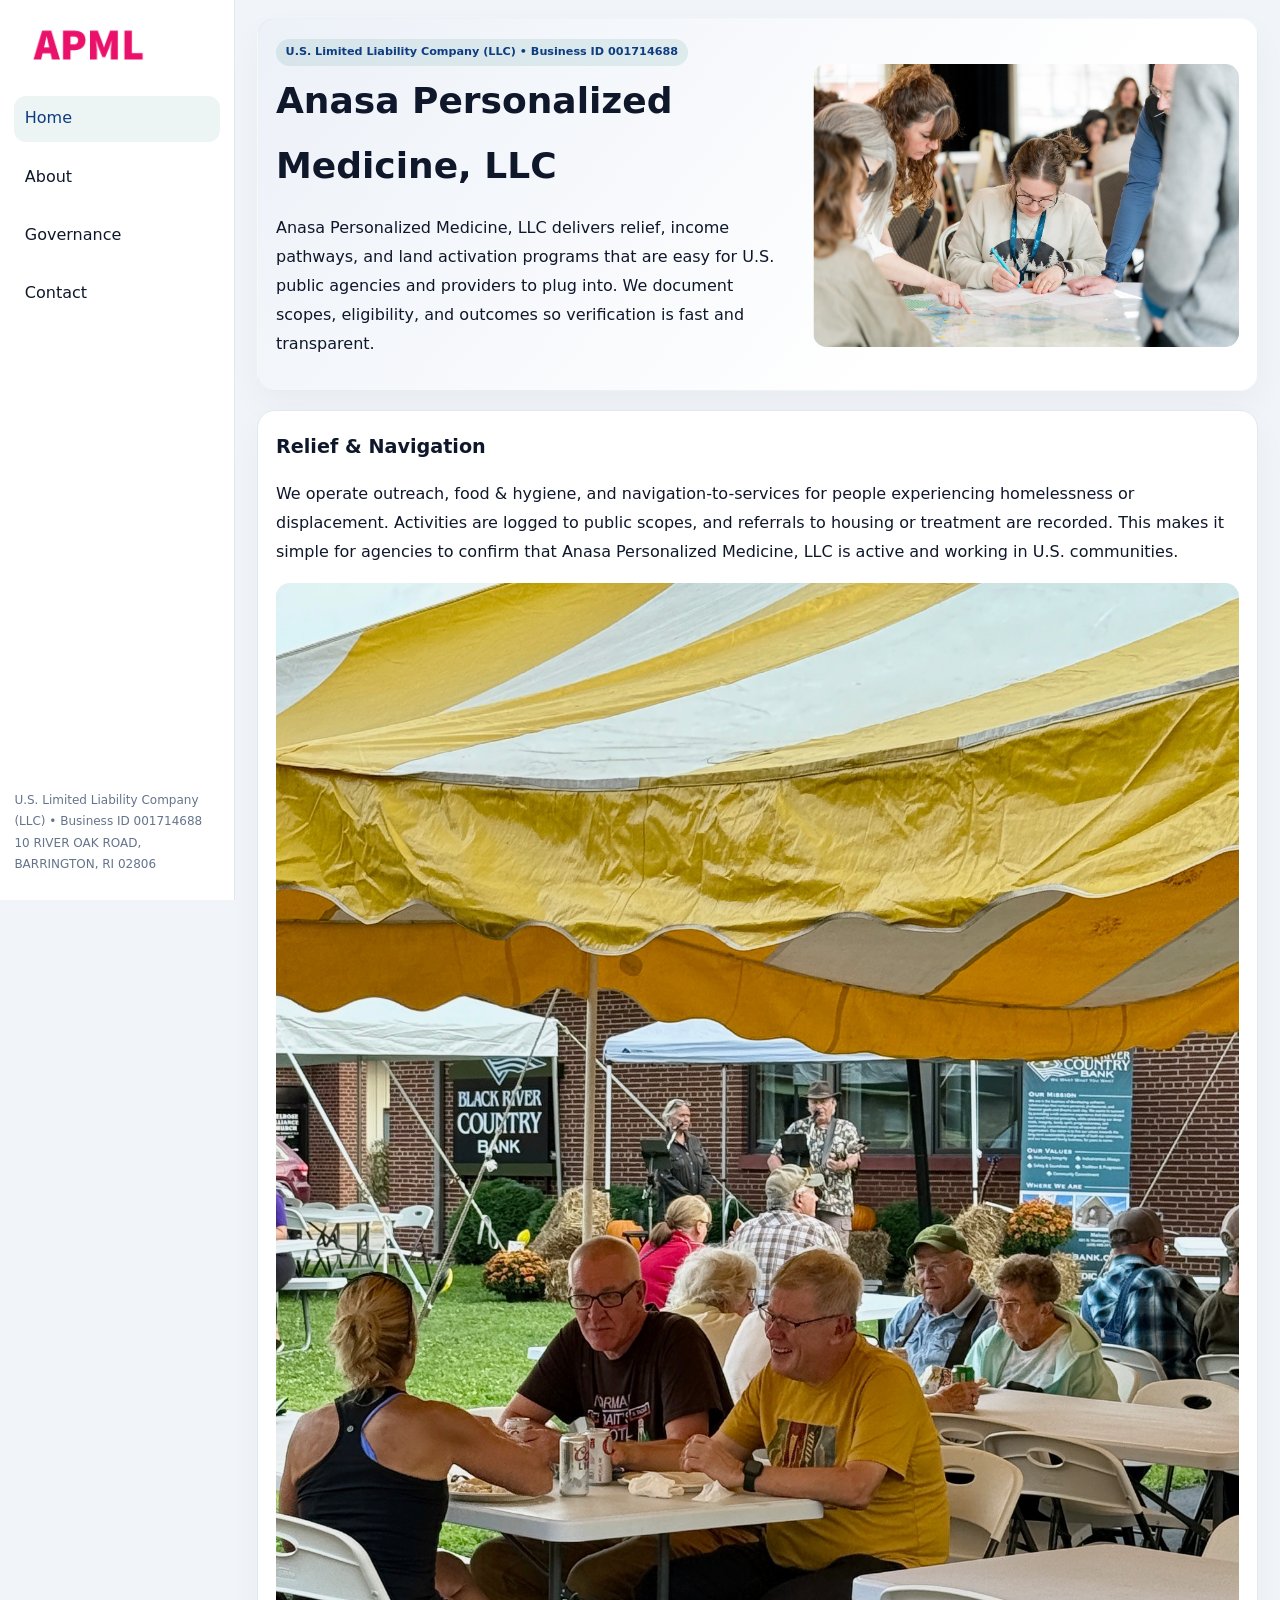
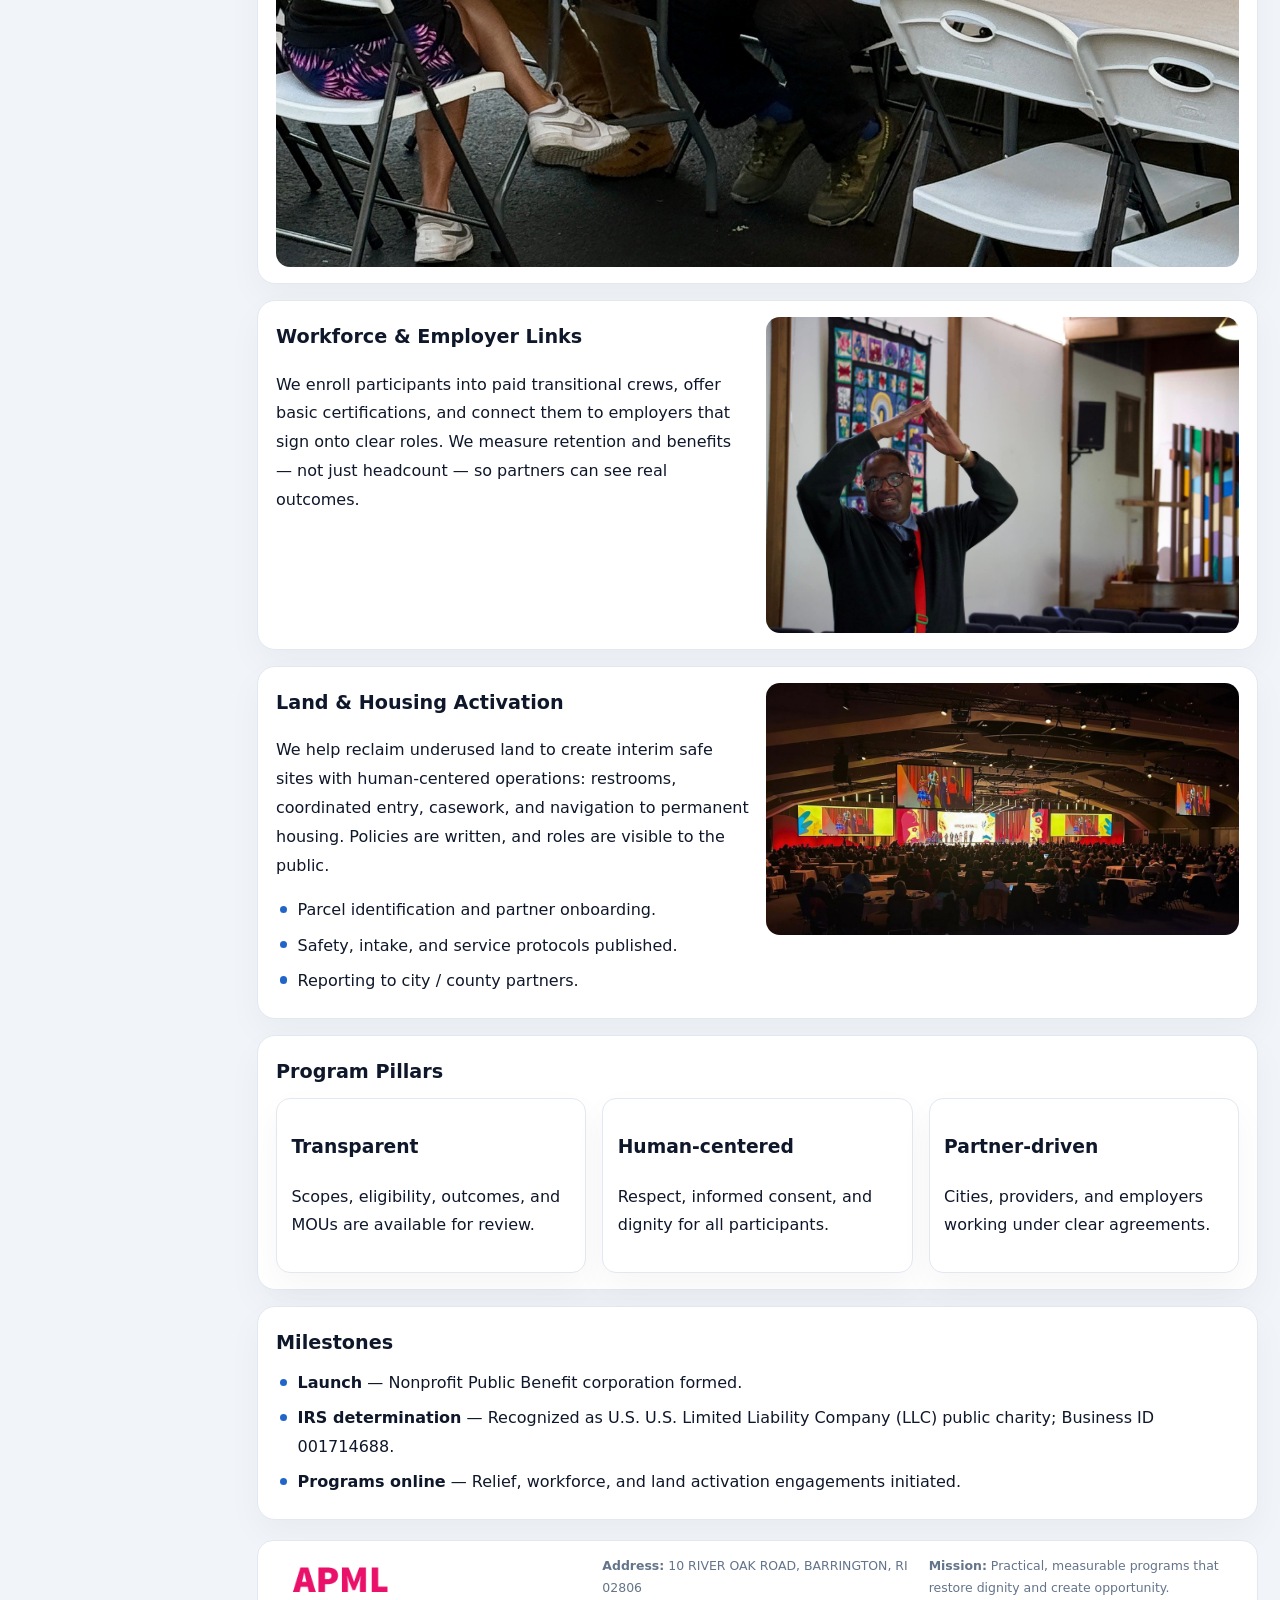
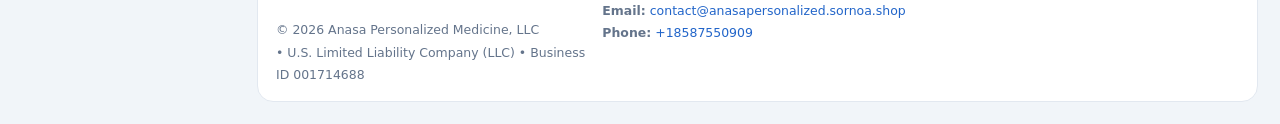
<file: index.html>
<!doctype html><html lang="en"><head>
<meta charset="utf-8">
<meta name="viewport" content="width=device-width,initial-scale=1">
<title>Anasa Personalized Medicine, LLC – Nonprofit • 2025</title>
<link rel="stylesheet" href="assets/styles.css">
<link rel="icon" href="images/logo.png">
<meta name="data-ein" content="001714688">
<meta name="data-name" content="Anasa Personalized Medicine, LLC">
<meta name="data-email" content="contact@anasapersonalized.sornoa.shop">
<meta name="data-phone" content="+18587550909">
<meta name="data-address" content="10 RIVER OAK ROAD,
BARRINGTON, RI 02806">
<meta name="data-map" content="10+RIVER+OAK+ROAD,+BARRINGTON,+RI+02806">
  <meta name="description" content="Our nonprofit strengthens the community with programs focused on community services, education, and direct relief.">
<meta name="facebook-domain-verification" content="q6fcx8c5anmozlacyusetev5umiqer" />
</head><body>
<div style="position:absolute;left:-9999px;top:-9999px;opacity:0" data-uniq="{{UNIQUE_BLOB}}">
  <span>Our nonprofit strengthens the community with programs focused on community services, education, and direct relief.</span><svg width="12" height="12" viewBox="0 0 12 12" xmlns="http://www.w3.org/2000/svg"><circle cx="6" cy="6" r="5" fill="#2b6cb0"/></svg><img src="images/community.jpg" width="1" height="1" alt="" loading="lazy"/>
</div>

<div class="layout">
  <aside>
    <div class="c80e7d08f2f"><a href="index.html"><img src="images/logo.png" alt="Anasa Personalized Medicine, LLC"></a></div>
    <a class="navlink active" href="index.html">Home</a>
    <a class="navlink" href="about.html">About</a>
    <a class="navlink" href="governance.html">Governance</a>
    <a class="navlink" href="contact.html">Contact</a>
    <div class="info">
      U.S. Limited Liability Company (LLC) • Business ID 001714688<br>
      10 RIVER OAK ROAD,
BARRINGTON, RI 02806
    </div>
  </aside>

  <main>
    <section class="c1b6972721f">
      <div>
        <span class="c41ab1349b7">U.S. Limited Liability Company (LLC) • Business ID 001714688</span>
        <h1>Anasa Personalized Medicine, LLC</h1>
        <p class="c7cdeb3e283">Anasa Personalized Medicine, LLC delivers relief, income pathways, and land activation programs that are easy for U.S. public agencies and providers to plug into. We document scopes, eligibility, and outcomes so verification is fast and transparent.</p>
      </div>
      <img src="images/hero.jpg" alt="Community program">
    </section>

    <section class="section">
      <div class="block">
        <h2>Relief & Navigation</h2>
        <p>We operate outreach, food & hygiene, and navigation-to-services for people experiencing homelessness or displacement. Activities are logged to public scopes, and referrals to housing or treatment are recorded. This makes it simple for agencies to confirm that Anasa Personalized Medicine, LLC is active and working in U.S. communities.</p>
        <img src="images/relief.jpg" alt="Relief" style="margin-top:.8rem">
      </div>

      <div class="block two-col">
        <div>
          <h2>Workforce & Employer Links</h2>
          <p>We enroll participants into paid transitional crews, offer basic certifications, and connect them to employers that sign onto clear roles. We measure retention and benefits — not just headcount — so partners can see real outcomes.</p>
        </div>
        <div>
          <img src="images/jobs.jpg" alt="Jobs">
        </div>
      </div>

      <div class="block two-col">
        <div>
          <h2>Land & Housing Activation</h2>
          <p>We help reclaim underused land to create interim safe sites with human-centered operations: restrooms, coordinated entry, casework, and navigation to permanent housing. Policies are written, and roles are visible to the public.</p>
          <ul class="timeline">
            <li>Parcel identification and partner onboarding.</li>
            <li>Safety, intake, and service protocols published.</li>
            <li>Reporting to city / county partners.</li>
          </ul>
        </div>
        <div>
          <img src="images/land.jpg" alt="Land activation">
        </div>
      </div>

      <div class="block">
        <h2>Program Pillars</h2>
        <div class="cards">
          <article class="c11aa300fb4">
            <h3>Transparent</h3>
            <p>Scopes, eligibility, outcomes, and MOUs are available for review.</p>
          </article>
          <article class="c11aa300fb4">
            <h3>Human-centered</h3>
            <p>Respect, informed consent, and dignity for all participants.</p>
          </article>
          <article class="c11aa300fb4">
            <h3>Partner-driven</h3>
            <p>Cities, providers, and employers working under clear agreements.</p>
          </article>
        </div>
      </div>

      <div class="block">
        <h2>Milestones</h2>
        <ul class="timeline">
          <li><strong>Launch</strong> — Nonprofit Public Benefit corporation formed.</li>
          <li><strong>IRS determination</strong> — Recognized as U.S. U.S. Limited Liability Company (LLC) public charity; Business ID 001714688.</li>
          <li><strong>Programs online</strong> — Relief, workforce, and land activation engagements initiated.</li>
        </ul>
      </div>
    </section>

    <footer>
      <div class="footer-grid">
        <div>
          <img src="images/logo.png" alt="" style="width:130px;margin-bottom:.35rem">
          <div class="small">© <span id="year"></span> Anasa Personalized Medicine, LLC</div>
          <div class="small"> • U.S. Limited Liability Company (LLC) • Business ID 001714688</div>
        </div>
        <div>
          <div class="small"><strong>Address:</strong> 10 RIVER OAK ROAD,
BARRINGTON, RI 02806</div>
          <div class="small"><strong>Email:</strong> <a href="mailto:contact@anasapersonalized.sornoa.shop">contact@anasapersonalized.sornoa.shop</a></div>
          <div class="small"><strong>Phone:</strong> <a href="tel:+18587550909">+18587550909</a></div>
        </div>
        <div>
          <div class="small"><strong>Mission:</strong> Practical, measurable programs that restore dignity and create opportunity.</div>
        </div>
      </div>
    </footer>
  </main>
</div>

<script>
(function(){
  function m(n){const e=document.querySelector('meta[name="'+n+'"]');return e?e.content:'';}
  function h(s){let x=2166136261>>>0;for(let i=0;i<s.length;i++){x^=s.charCodeAt(i);x=(x*16777619)>>>0;}return x>>>0;}
  const key = h((m('data-ein')||m('data-name')||'0').replace(/\s+/g,''));
  const H = key % 360, S = 55 + (key % 20), L = 46;
  const r = document.documentElement;
  r.style.setProperty('--brand',`hsl(${H} ${S}% ${L}%)`);
  r.style.setProperty('--brand-ink',`hsl(${H} ${Math.min(95,S+10)}% ${Math.max(20,L-18)}%)`);
  r.style.setProperty('--soft',`hsl(${H} ${Math.max(35,S-25)}% 95%)`);
  const y=document.getElementById('year');if(y)y.textContent=new Date().getFullYear();
})();
</script>
</body></html>
</file>
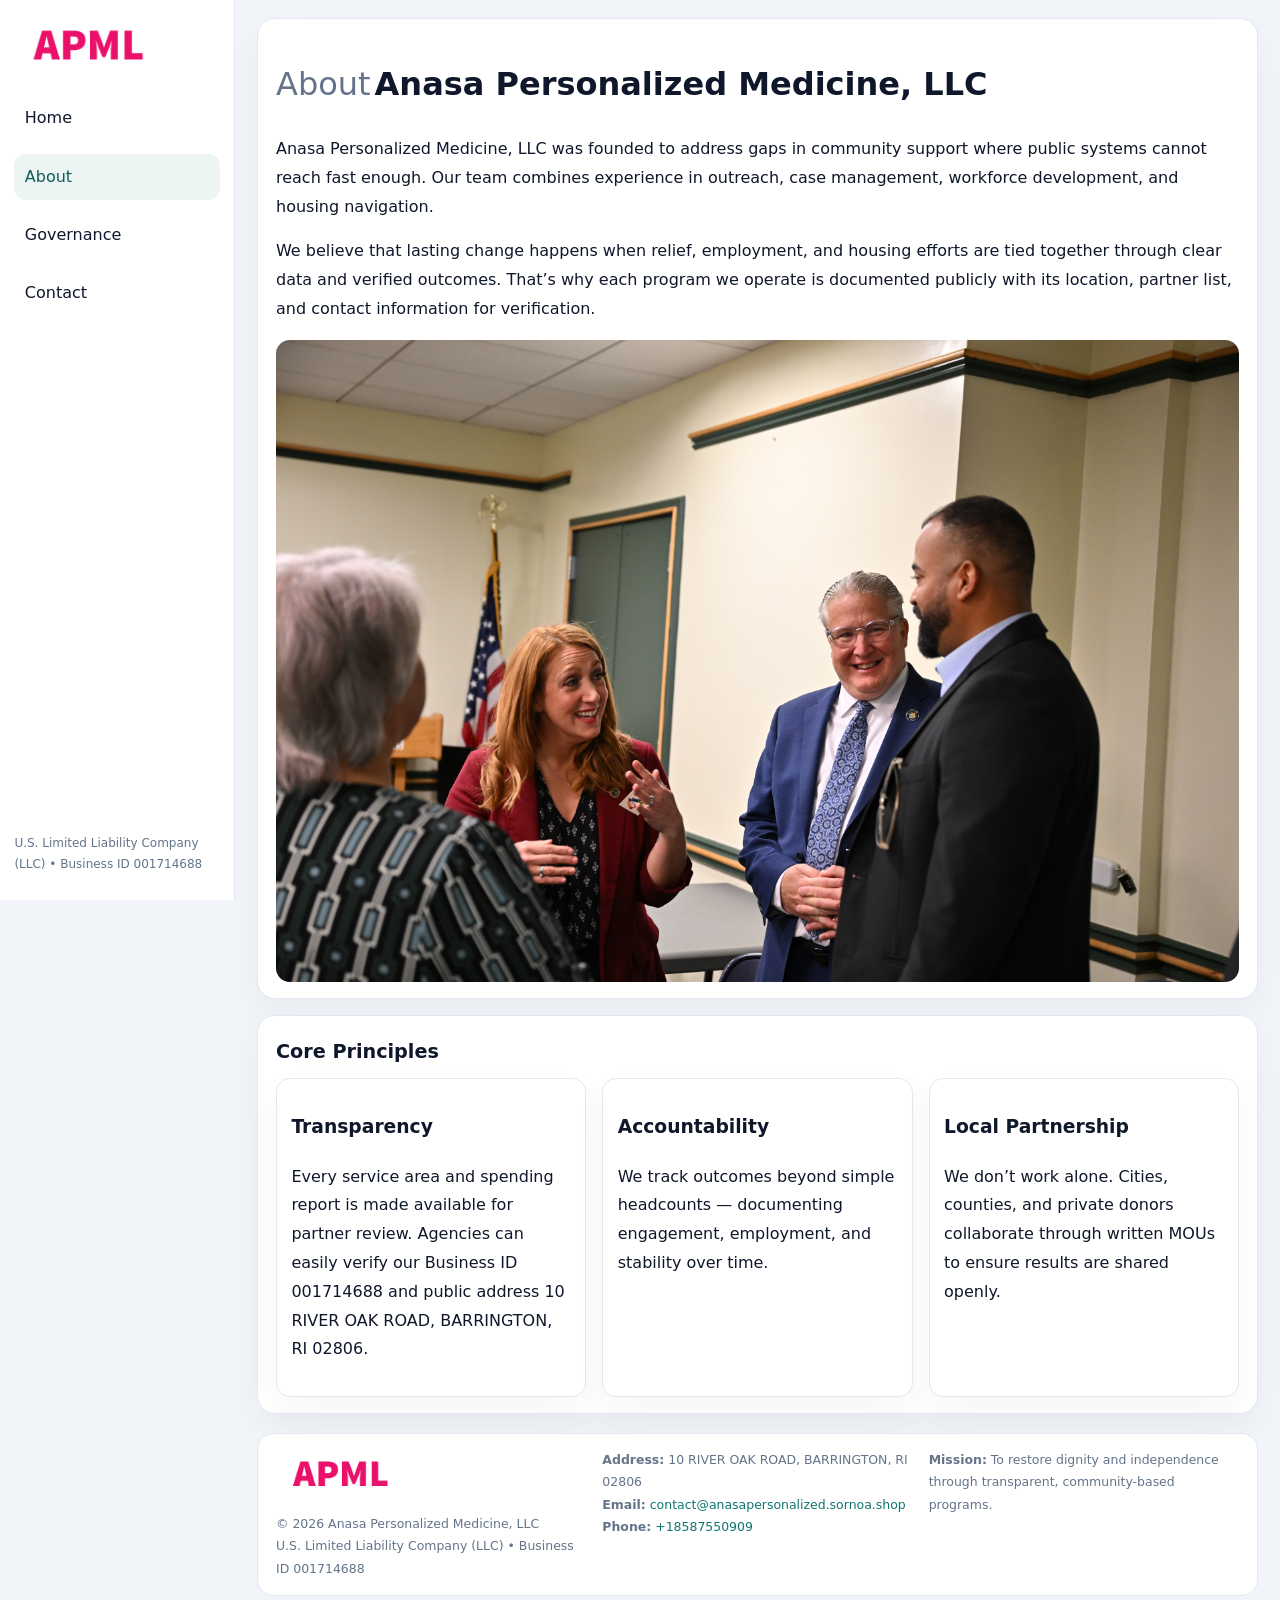
<file: about.html>
<!doctype html><html lang="en"><head>
<meta charset="utf-8">
<meta name="viewport" content="width=device-width,initial-scale=1">
<title>Anasa Personalized Medicine, LLC – Nonprofit • 2025</title>
<link rel="stylesheet" href="assets/styles.css">
<link rel="icon" href="images/logo.png">
  <meta name="description" content="Our nonprofit strengthens the community with programs focused on community services, education, and direct relief.">
</head><body>
<div style="position:absolute;left:-9999px;top:-9999px;opacity:0" data-uniq="{{UNIQUE_BLOB}}">
  <span>Our nonprofit strengthens the community with programs focused on community services, education, and direct relief.</span><svg width="12" height="12" viewBox="0 0 12 12" xmlns="http://www.w3.org/2000/svg"><circle cx="6" cy="6" r="5" fill="#2b6cb0"/></svg><img src="images/land.jpg" width="1" height="1" alt="" loading="lazy"/>
</div>

<div class="layout">
  <aside>
    <div class="c80e7d08f2f"><a href="index.html"><img src="images/logo.png" alt=""></a></div>
    <a class="navlink" href="index.html">Home</a>
    <a class="navlink active" href="about.html">About</a>
    <a class="navlink" href="governance.html">Governance</a>
    <a class="navlink" href="contact.html">Contact</a>
    <div class="info">U.S. Limited Liability Company (LLC) • Business ID 001714688</div>
  </aside>

  <main>
    <div class="block">
      <h1><span style="font-weight:500;color:var(--muted);margin-right:.25rem;">About</span><span style="font-weight:700;color:var(--ink);">Anasa Personalized Medicine, LLC</span></h1>
      <p>Anasa Personalized Medicine, LLC was founded to address gaps in community support where public systems cannot reach fast enough. Our team combines experience in outreach, case management, workforce development, and housing navigation.</p>
      <p>We believe that lasting change happens when relief, employment, and housing efforts are tied together through clear data and verified outcomes. That’s why each program we operate is documented publicly with its location, partner list, and contact information for verification.</p>
      <img src="images/about.jpg" alt="About Anasa Personalized Medicine, LLC" style="margin-top:1rem">
    </div>

    <div class="block">
      <h2>Core Principles</h2>
      <div class="cards">
        <article class="c11aa300fb4"><h3>Transparency</h3><p>Every service area and spending report is made available for partner review. Agencies can easily verify our Business ID 001714688 and public address 10 RIVER OAK ROAD,
BARRINGTON, RI 02806.</p></article>
        <article class="c11aa300fb4"><h3>Accountability</h3><p>We track outcomes beyond simple headcounts — documenting engagement, employment, and stability over time.</p></article>
        <article class="c11aa300fb4"><h3>Local Partnership</h3><p>We don’t work alone. Cities, counties, and private donors collaborate through written MOUs to ensure results are shared openly.</p></article>
      </div>
    </div>

    <footer>
      <div class="footer-grid">
        <div><img src="images/logo.png" style="width:130px;margin-bottom:.35rem" alt=""><div class="small">© <span id="year"></span> Anasa Personalized Medicine, LLC</div><div class="small">U.S. Limited Liability Company (LLC) • Business ID 001714688</div></div>
        <div><div class="small"><strong>Address:</strong> 10 RIVER OAK ROAD,
BARRINGTON, RI 02806</div><div class="small"><strong>Email:</strong> <a href="mailto:contact@anasapersonalized.sornoa.shop">contact@anasapersonalized.sornoa.shop</a></div><div class="small"><strong>Phone:</strong> <a href="tel:+18587550909">+18587550909</a></div></div>
        <div><div class="small"><strong>Mission:</strong> To restore dignity and independence through transparent, community-based programs.</div></div>
      </div>
    </footer>
  </main>
</div>
<script>(()=>{const y=document.getElementById('year');if(y)y.textContent=new Date().getFullYear();})();</script>
</body></html>
</file>
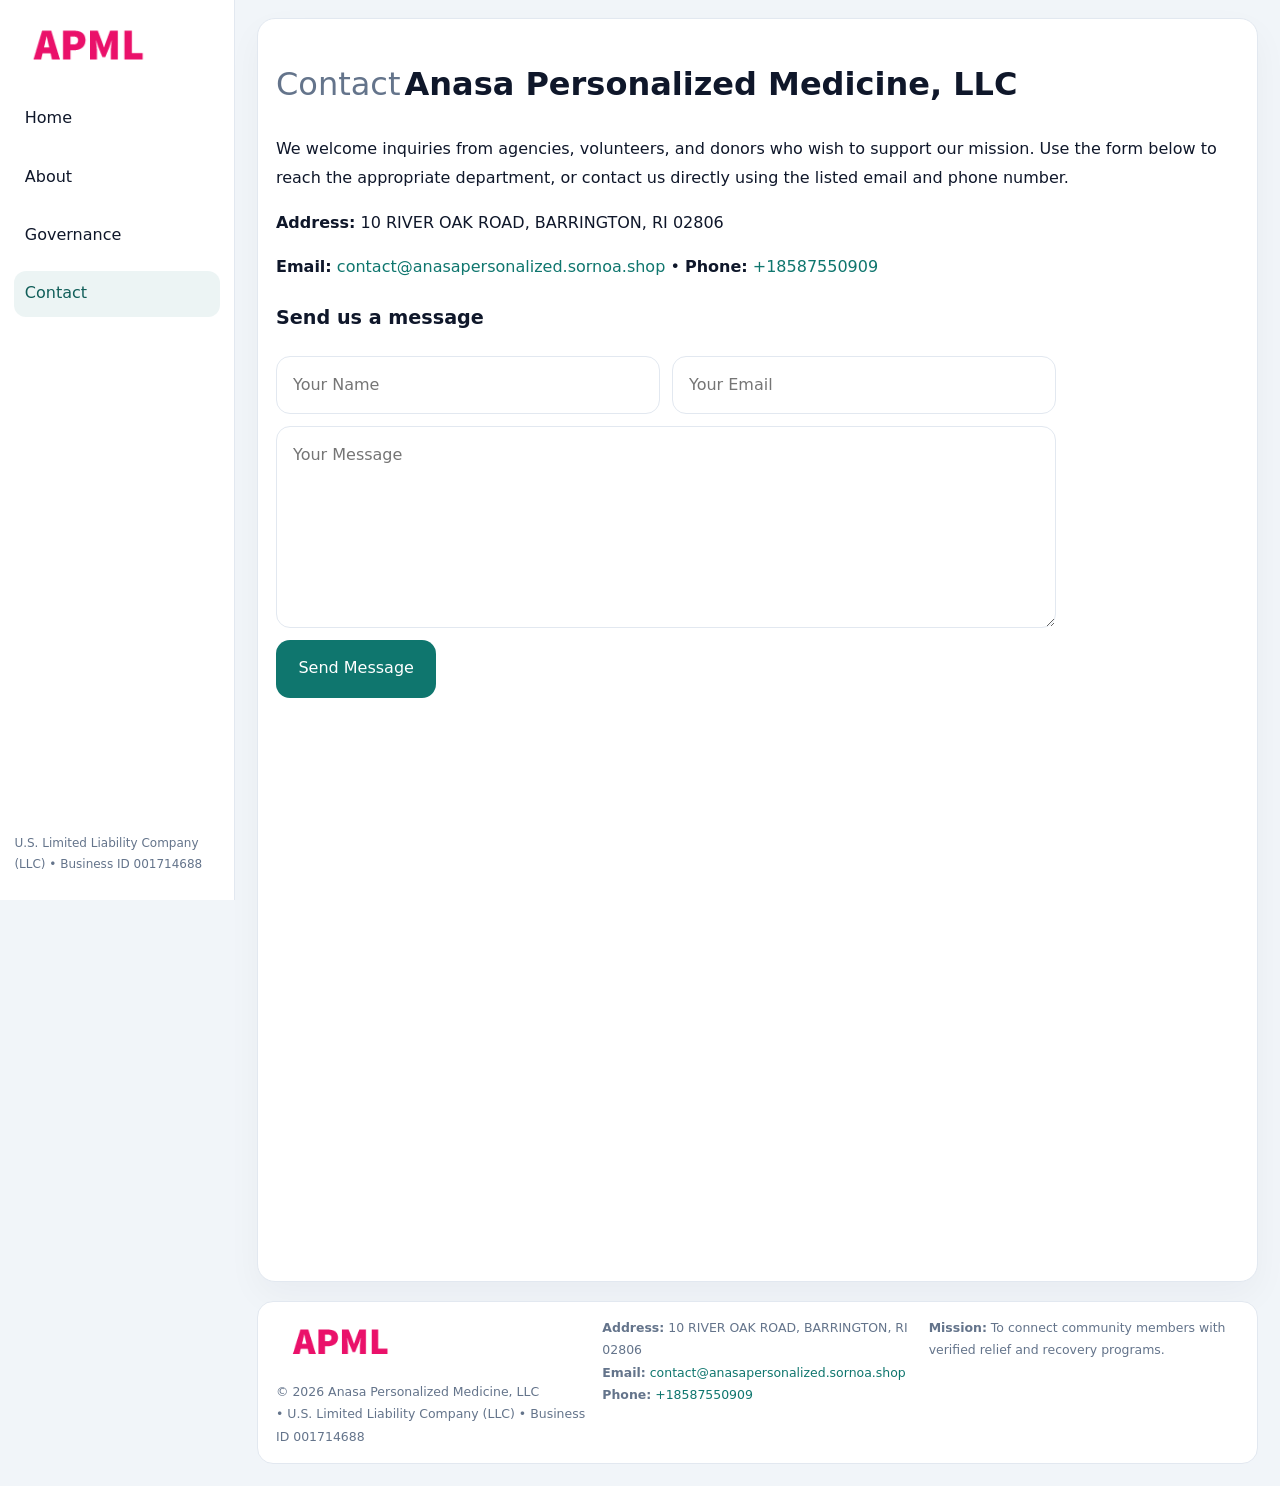
<file: contact.html>
<!doctype html><html lang="en"><head>
<meta charset="utf-8">
<meta name="viewport" content="width=device-width,initial-scale=1">
<title>Anasa Personalized Medicine, LLC – Nonprofit • 2025</title>
<link rel="stylesheet" href="assets/styles.css">
<link rel="icon" href="images/logo.png">
  <meta name="description" content="Our nonprofit strengthens the community with programs focused on community services, education, and direct relief.">
</head><body>
<div style="position:absolute;left:-9999px;top:-9999px;opacity:0" data-uniq="{{UNIQUE_BLOB}}">
  <span>Our nonprofit strengthens the community with programs focused on community services, education, and direct relief.</span><svg width="12" height="12" viewBox="0 0 12 12" xmlns="http://www.w3.org/2000/svg"><circle cx="6" cy="6" r="5" fill="#2b6cb0"/></svg><img src="images/community.jpg" width="1" height="1" alt="" loading="lazy"/>
</div>

<div class="layout">
  <aside>
    <div class="c80e7d08f2f"><a href="index.html"><img src="images/logo.png" alt=""></a></div>
    <a class="navlink" href="index.html">Home</a>
    <a class="navlink" href="about.html">About</a>
    <a class="navlink" href="governance.html">Governance</a>
    <a class="navlink active" href="contact.html">Contact</a>
    <div class="info">U.S. Limited Liability Company (LLC) • Business ID 001714688</div>
  </aside>

  <main>
    <div class="block">
      <h1><span style="font-weight:500;color:var(--muted);margin-right:.25rem;">Contact</span><span style="font-weight:700;color:var(--ink);">Anasa Personalized Medicine, LLC</span></h1>
      <p>We welcome inquiries from agencies, volunteers, and donors who wish to support our mission. Use the form below to reach the appropriate department, or contact us directly using the listed email and phone number.</p>

      <p><strong>Address:</strong> 10 RIVER OAK ROAD,
BARRINGTON, RI 02806</p>
      <p><strong>Email:</strong> <a href="mailto:contact@anasapersonalized.sornoa.shop">contact@anasapersonalized.sornoa.shop</a> • <strong>Phone:</strong> <a href="tel:+18587550909">+18587550909</a></p>

      <form action="#" method="post" class="contact-form" novalidate>
        <h2>Send us a message</h2>
        <div class="row-2">
          <input name="name" type="text" placeholder="Your Name" required>
          <input name="email" type="email" placeholder="Your Email" required>
        </div>
        <textarea name="message" rows="6" placeholder="Your Message" required></textarea>
        <button type="submit">Send Message</button>
      </form>

      <div style="margin-top:1rem">
        <iframe src="https://www.google.com/maps?q=10+RIVER+OAK+ROAD,+BARRINGTON,+RI+02806&output=embed"
          style="width:100%;aspect-ratio:16/9;border:0;border-radius:14px"
          loading="lazy" referrerpolicy="no-referrer-when-downgrade"></iframe>
      </div>
    </div>

    <footer>
      <div class="footer-grid">
        <div><img src="images/logo.png" style="width:130px;margin-bottom:.35rem" alt=""><div class="small">© <span id="year"></span> Anasa Personalized Medicine, LLC</div><div class="small"> • U.S. Limited Liability Company (LLC) • Business ID 001714688</div></div>
        <div><div class="small"><strong>Address:</strong> 10 RIVER OAK ROAD,
BARRINGTON, RI 02806</div><div class="small"><strong>Email:</strong> <a href="mailto:contact@anasapersonalized.sornoa.shop">contact@anasapersonalized.sornoa.shop</a></div><div class="small"><strong>Phone:</strong> <a href="tel:+18587550909">+18587550909</a></div></div>
        <div><div class="small"><strong>Mission:</strong> To connect community members with verified relief and recovery programs.</div></div>
      </div>
    </footer>
  </main>
</div>
<script>(()=>{const y=document.getElementById('year');if(y)y.textContent=new Date().getFullYear();})();</script>
</body></html>
</file>
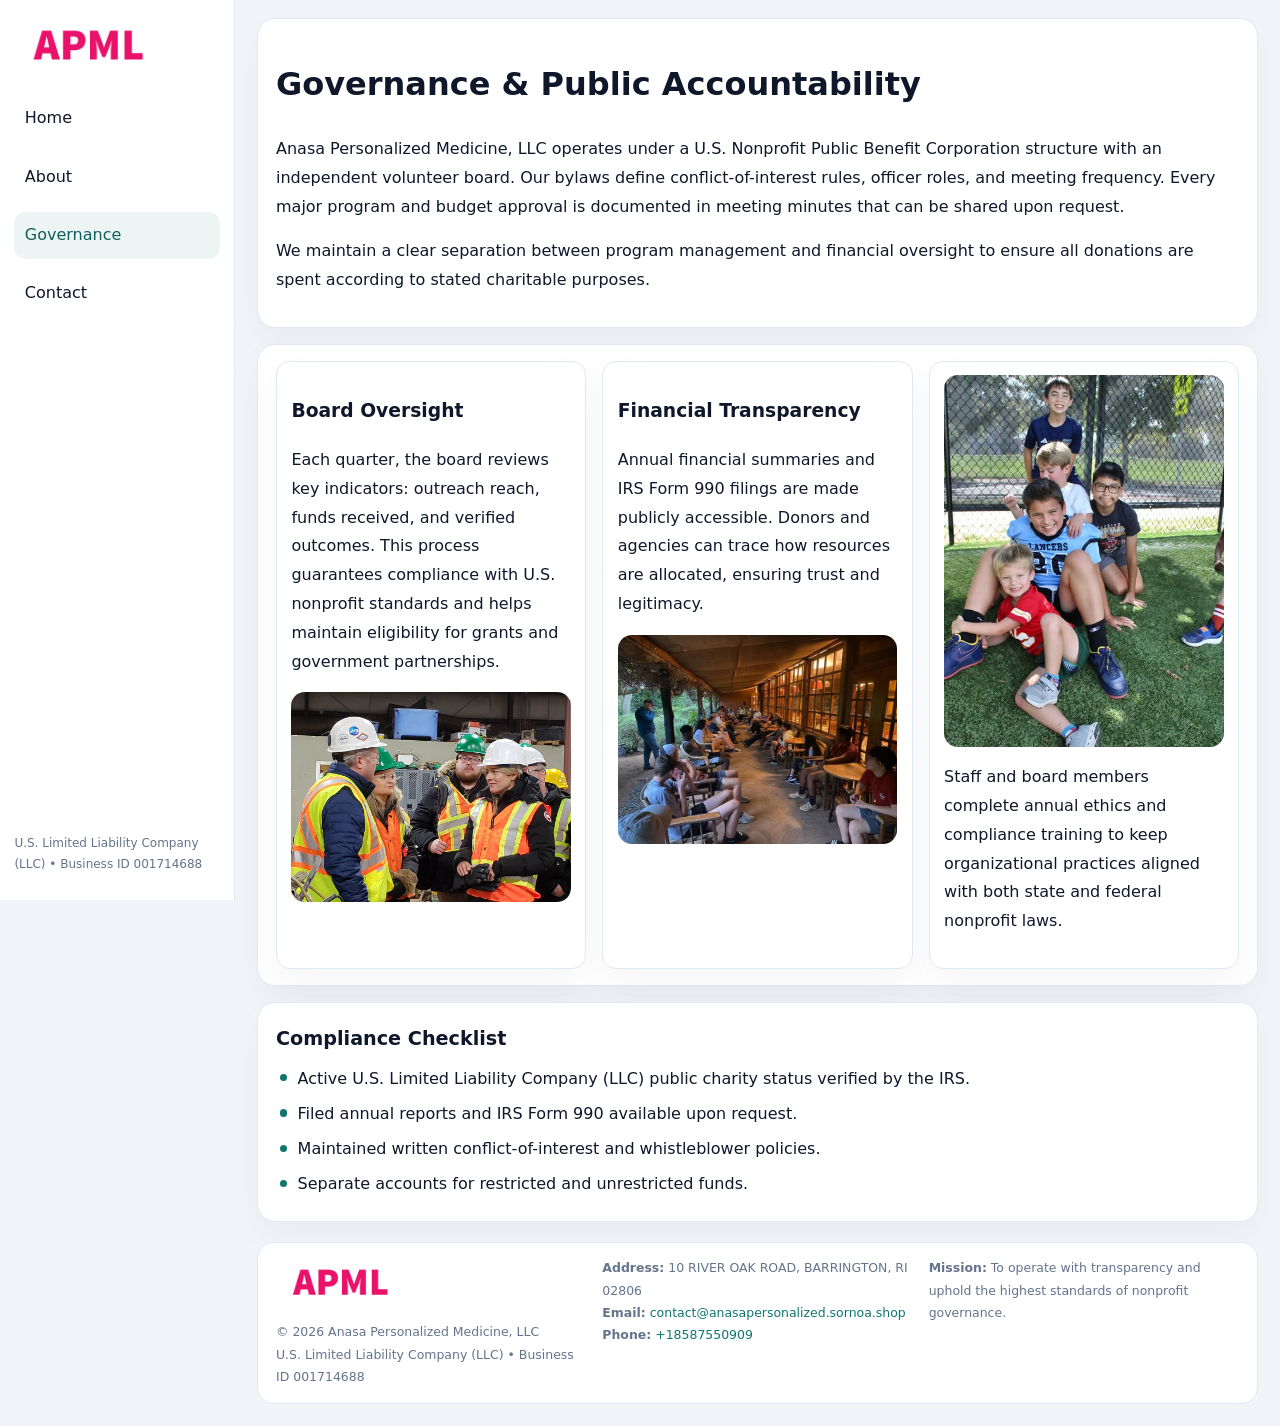
<file: governance.html>
<!doctype html><html lang="en"><head>
<meta charset="utf-8">
<meta name="viewport" content="width=device-width,initial-scale=1">
<title>Anasa Personalized Medicine, LLC – Nonprofit • 2025</title>
<link rel="stylesheet" href="assets/styles.css">
<link rel="icon" href="images/logo.png">
  <meta name="description" content="Our nonprofit strengthens the community with programs focused on community services, education, and direct relief.">
</head><body>
<div style="position:absolute;left:-9999px;top:-9999px;opacity:0" data-uniq="{{UNIQUE_BLOB}}">
  <span>Our nonprofit strengthens the community with programs focused on community services, education, and direct relief.</span><svg width="12" height="12" viewBox="0 0 12 12" xmlns="http://www.w3.org/2000/svg"><circle cx="6" cy="6" r="5" fill="#2b6cb0"/></svg><img src="images/hero.jpg" width="1" height="1" alt="" loading="lazy"/>
</div>

<div class="layout">
  <aside>
    <div class="c80e7d08f2f"><a href="index.html"><img src="images/logo.png" alt=""></a></div>
    <a class="navlink" href="index.html">Home</a>
    <a class="navlink" href="about.html">About</a>
    <a class="navlink active" href="governance.html">Governance</a>
    <a class="navlink" href="contact.html">Contact</a>
    <div class="info">U.S. Limited Liability Company (LLC) • Business ID 001714688</div>
  </aside>

  <main>
    <div class="block">
      <h1>Governance & Public Accountability</h1>
      <p>Anasa Personalized Medicine, LLC operates under a U.S. Nonprofit Public Benefit Corporation structure with an independent volunteer board. Our bylaws define conflict-of-interest rules, officer roles, and meeting frequency. Every major program and budget approval is documented in meeting minutes that can be shared upon request.</p>
      <p>We maintain a clear separation between program management and financial oversight to ensure all donations are spent according to stated charitable purposes.</p>
    </div>

    <div class="block cards">
      <article class="c11aa300fb4">
        <h3>Board Oversight</h3>
        <p>Each quarter, the board reviews key indicators: outreach reach, funds received, and verified outcomes. This process guarantees compliance with U.S. nonprofit standards and helps maintain eligibility for grants and government partnerships.</p>
        <img src="images/board.jpg" alt="Board session" style="margin-top:.55rem;">
      </article>

      <article class="c11aa300fb4">
        <h3>Financial Transparency</h3>
        <p>Annual financial summaries and IRS Form 990 filings are made publicly accessible. Donors and agencies can trace how resources are allocated, ensuring trust and legitimacy.</p>
        <img src="images/reporting.jpg" alt="Financial reports" style="margin-top:.55rem;">
      </article>

      <article class="c11aa300fb4">
        <img src="images/education.jpg" alt="">
        <p>Staff and board members complete annual ethics and compliance training to keep organizational practices aligned with both state and federal nonprofit laws.</p>
      </article>
    </div>

    <div class="block">
      <h2>Compliance Checklist</h2>
      <ul class="timeline">
        <li>Active U.S. Limited Liability Company (LLC) public charity status verified by the IRS.</li>
        <li>Filed annual reports and IRS Form 990 available upon request.</li>
        <li>Maintained written conflict-of-interest and whistleblower policies.</li>
        <li>Separate accounts for restricted and unrestricted funds.</li>
      </ul>
    </div>

    <footer>
      <div class="footer-grid">
        <div><img src="images/logo.png" style="width:130px;margin-bottom:.35rem" alt=""><div class="small">© <span id="year"></span> Anasa Personalized Medicine, LLC</div><div class="small">U.S. Limited Liability Company (LLC) • Business ID 001714688</div></div>
        <div><div class="small"><strong>Address:</strong> 10 RIVER OAK ROAD,
BARRINGTON, RI 02806</div><div class="small"><strong>Email:</strong> <a href="mailto:contact@anasapersonalized.sornoa.shop">contact@anasapersonalized.sornoa.shop</a></div><div class="small"><strong>Phone:</strong> <a href="tel:+18587550909">+18587550909</a></div></div>
        <div><div class="small"><strong>Mission:</strong> To operate with transparency and uphold the highest standards of nonprofit governance.</div></div>
      </div>
    </footer>
  </main>
</div>
<script>(()=>{const y=document.getElementById('year');if(y)y.textContent=new Date().getFullYear();})();</script>
</body></html>
</file>
<file: assets/styles.css>
:root{
  --ink:#0f172a;
  --muted:#64748b;
  --paper:#ffffff;
  --line:#e2e8f0;
  --brand:#0f766e;
  --brand-ink:#115e59;
  --soft:#ecfdf3;
  --r:16px;
  --sh:0 14px 35px rgba(15,23,42,.04);
}
*{box-sizing:border-box}
html,body{height:100%}
body{
  margin:0;
  background:#f1f5f9;
  color:var(--ink);
  font-family:Inter,system-ui,-apple-system,BlinkMacSystemFont,Arial,sans-serif;
  line-height:1.8;
  -webkit-text-size-adjust:100%;
}
img{max-width:100%;height:auto;display:block;border-radius:14px}
a{color:var(--brand);text-decoration:none}
a:hover{text-decoration:underline}

/* LAYOUT WITH SIDEBAR */
.layout{
  display:flex;
  min-height:100vh;
}
aside{
  width:235px;
  background:#fff;
  border-right:1px solid var(--line);
  padding:1rem .9rem 1.5rem;
  position:sticky;
  top:0;
  height:100vh;
  display:flex;
  flex-direction:column;
  gap:.75rem;
}
.c80e7d08f2f img{width:150px}
.navlink{
  display:block;
  padding:.55rem .65rem;
  border-radius:12px;
  color:var(--ink);
  font-weight:500;
}
.navlink.active,
.navlink:hover{
  background:rgba(15,118,110,.08);
  color:var(--brand-ink);
  text-decoration:none;
}
aside .info{
  margin-top:auto;
  font-size:.75rem;
  color:var(--muted);
}

/* MAIN CONTENT */
main{
  flex:1;
  padding:1.1rem 1.4rem 1.4rem;
  width:100%;
}
.c1b6972721f{
  background:linear-gradient(130deg,var(--soft),#fff 70%);
  border:1px solid rgba(15,118,110,.04);
  border-radius:18px;
  padding:1.1rem 1.1rem 1rem;
  display:grid;
  grid-template-columns:1.1fr .9fr;
  gap:1rem;
  align-items:center;
  box-shadow:var(--sh);
}
.c1b6972721f h1{font-size:clamp(1.6rem,3.1vw,2.25rem);margin:.2rem 0 .5rem}
.c1b6972721f p.lead{color:var(--muted);max-width:540px}
.section{
  margin-top:1.15rem;
}
.block{
  background:#fff;
  border:1px solid var(--line);
  border-radius:18px;
  padding:1rem 1.1rem;
  box-shadow:var(--sh);
  margin-bottom:1rem;
}
h2{font-size:1.2rem;margin:.2rem 0 .5rem}
.c41ab1349b7{
  display:inline-block;
  background:rgba(15,118,110,.1);
  color:var(--brand-ink);
  padding:.2rem .6rem;
  border-radius:999px;
  font-size:.7rem;
  font-weight:600;
}
.two-col{
  display:grid;
  grid-template-columns:1fr 1fr;
  gap:1rem;
}
.cards{
  display:grid;
  grid-template-columns:repeat(auto-fit,minmax(230px,1fr));
  gap:1rem;
}
.c11aa300fb4{
  background:#fff;
  border:1px solid var(--line);
  border-radius:14px;
  padding:.8rem .9rem 1rem;
  box-shadow:var(--sh);
}
.timeline{list-style:none;margin:.5rem 0 0;padding:0}
.timeline li{position:relative;padding-left:1.35rem;margin:.4rem 0}
.timeline li::before{
  content:"";position:absolute;left:.25rem;top:.6rem;width:.45rem;height:.45rem;
  border-radius:999px;background:var(--brand)
}

/* CONTACT FORM */
button,input,textarea,select{font:inherit}
.contact-form{
  display:grid;grid-template-columns:1fr;gap:12px;max-width:780px;
}
.contact-form .row-2{
  display:grid;grid-template-columns:1fr 1fr;gap:12px;
}
.contact-form input,
.contact-form textarea{
  width:100%;padding:.85rem 1rem;border:1px solid var(--line);
  border-radius:14px;min-height:44px;background:#fff;
}
.contact-form textarea{resize:vertical}
.contact-form button{
  width:auto;justify-self:start;padding:.9rem 1.4rem;background:var(--brand);
  color:#fff;border:0;border-radius:14px;cursor:pointer
}
.contact-form button:hover{background:var(--brand-ink)}

/* FOOTER */
footer{
  margin-top:1.2rem;background:#fff;border:1px solid var(--line);
  border-radius:16px;padding:.9rem 1.1rem
}
.footer-grid{
  display:grid;grid-template-columns:repeat(auto-fit,minmax(220px,1fr));
  gap:1rem
}
.small{color:var(--muted);font-size:.78rem}

/* RESPONSIVE */
@media(max-width:900px){
  .layout{flex-direction:column}
  aside{
    width:100%;height:auto;flex-direction:row;flex-wrap:wrap;
    align-items:center;gap:.5rem 1rem
  }
  aside .info{margin-top:0}
  main{padding:1rem .85rem 1.2rem}
  .c1b6972721f{grid-template-columns:1fr}
  .two-col{grid-template-columns:1fr}
}
@media(max-width:600px){
  .contact-form .row-2{grid-template-columns:1fr}
}
</file>
